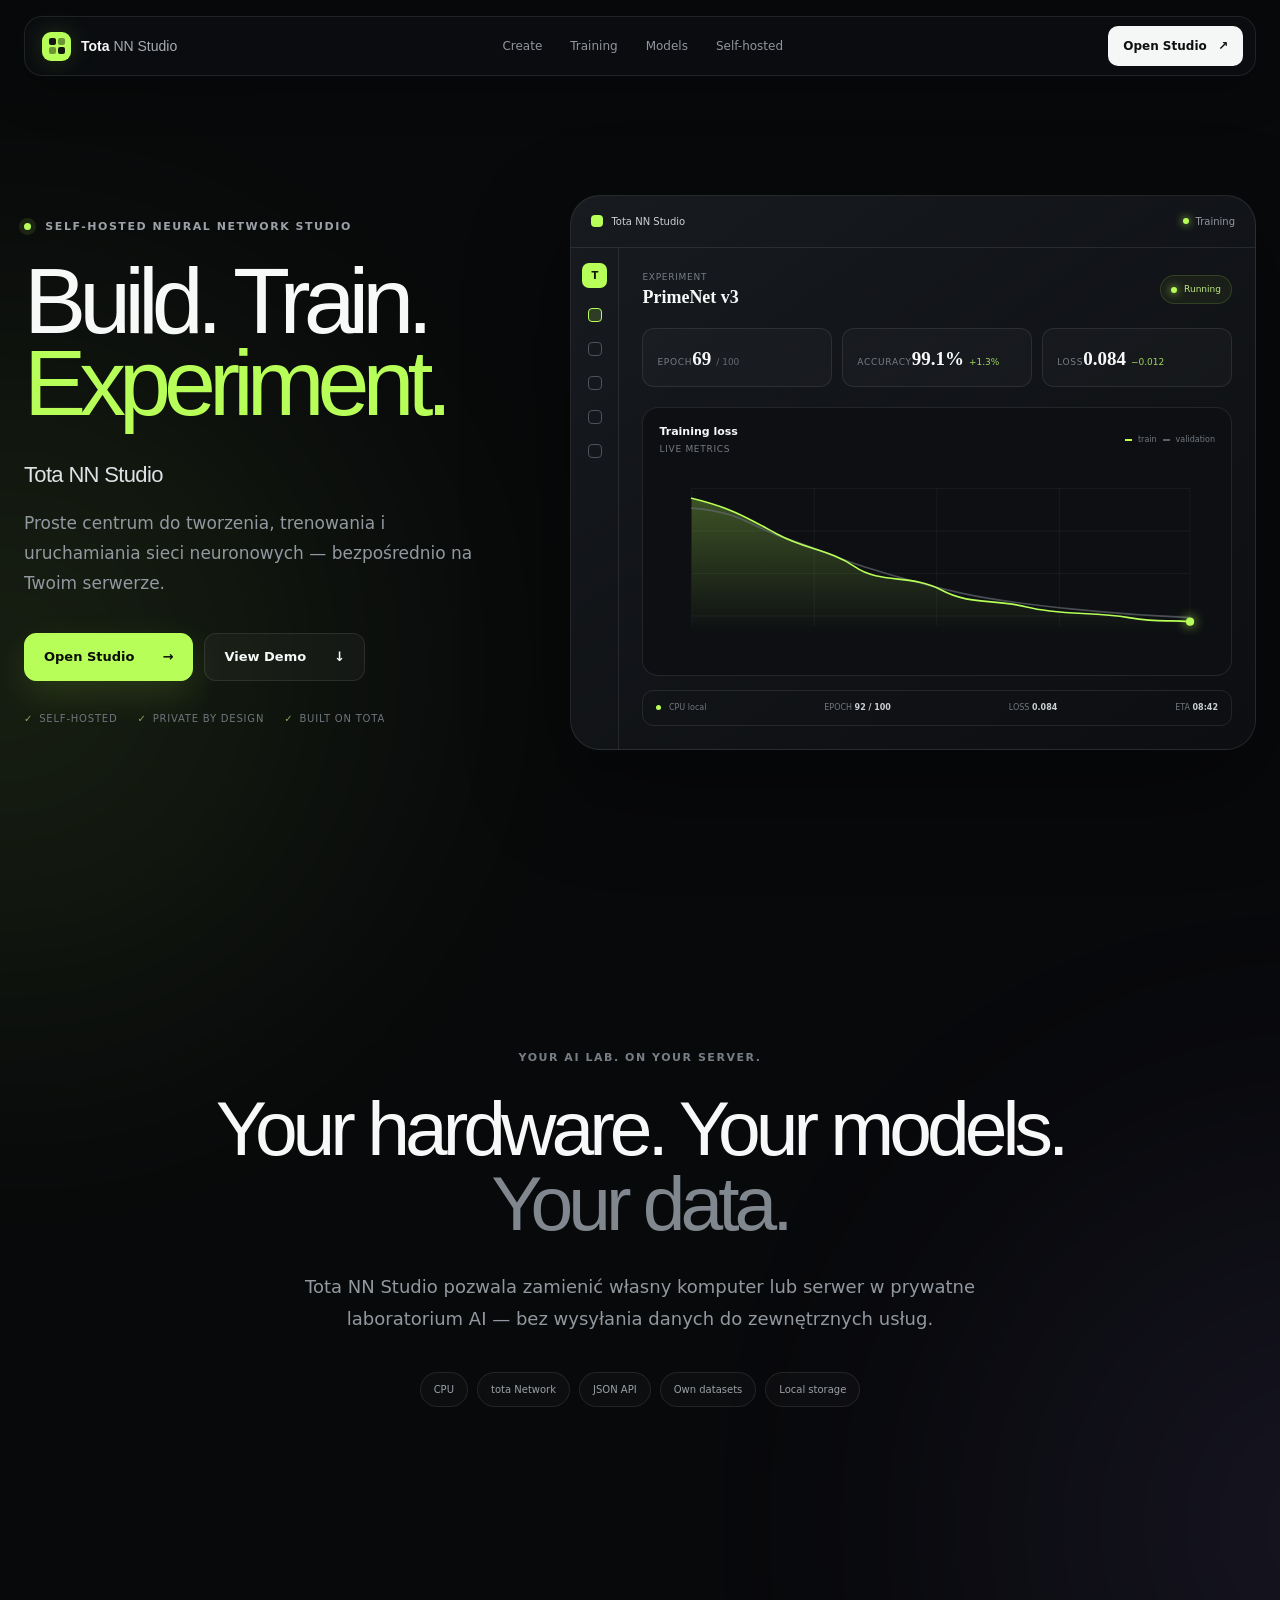
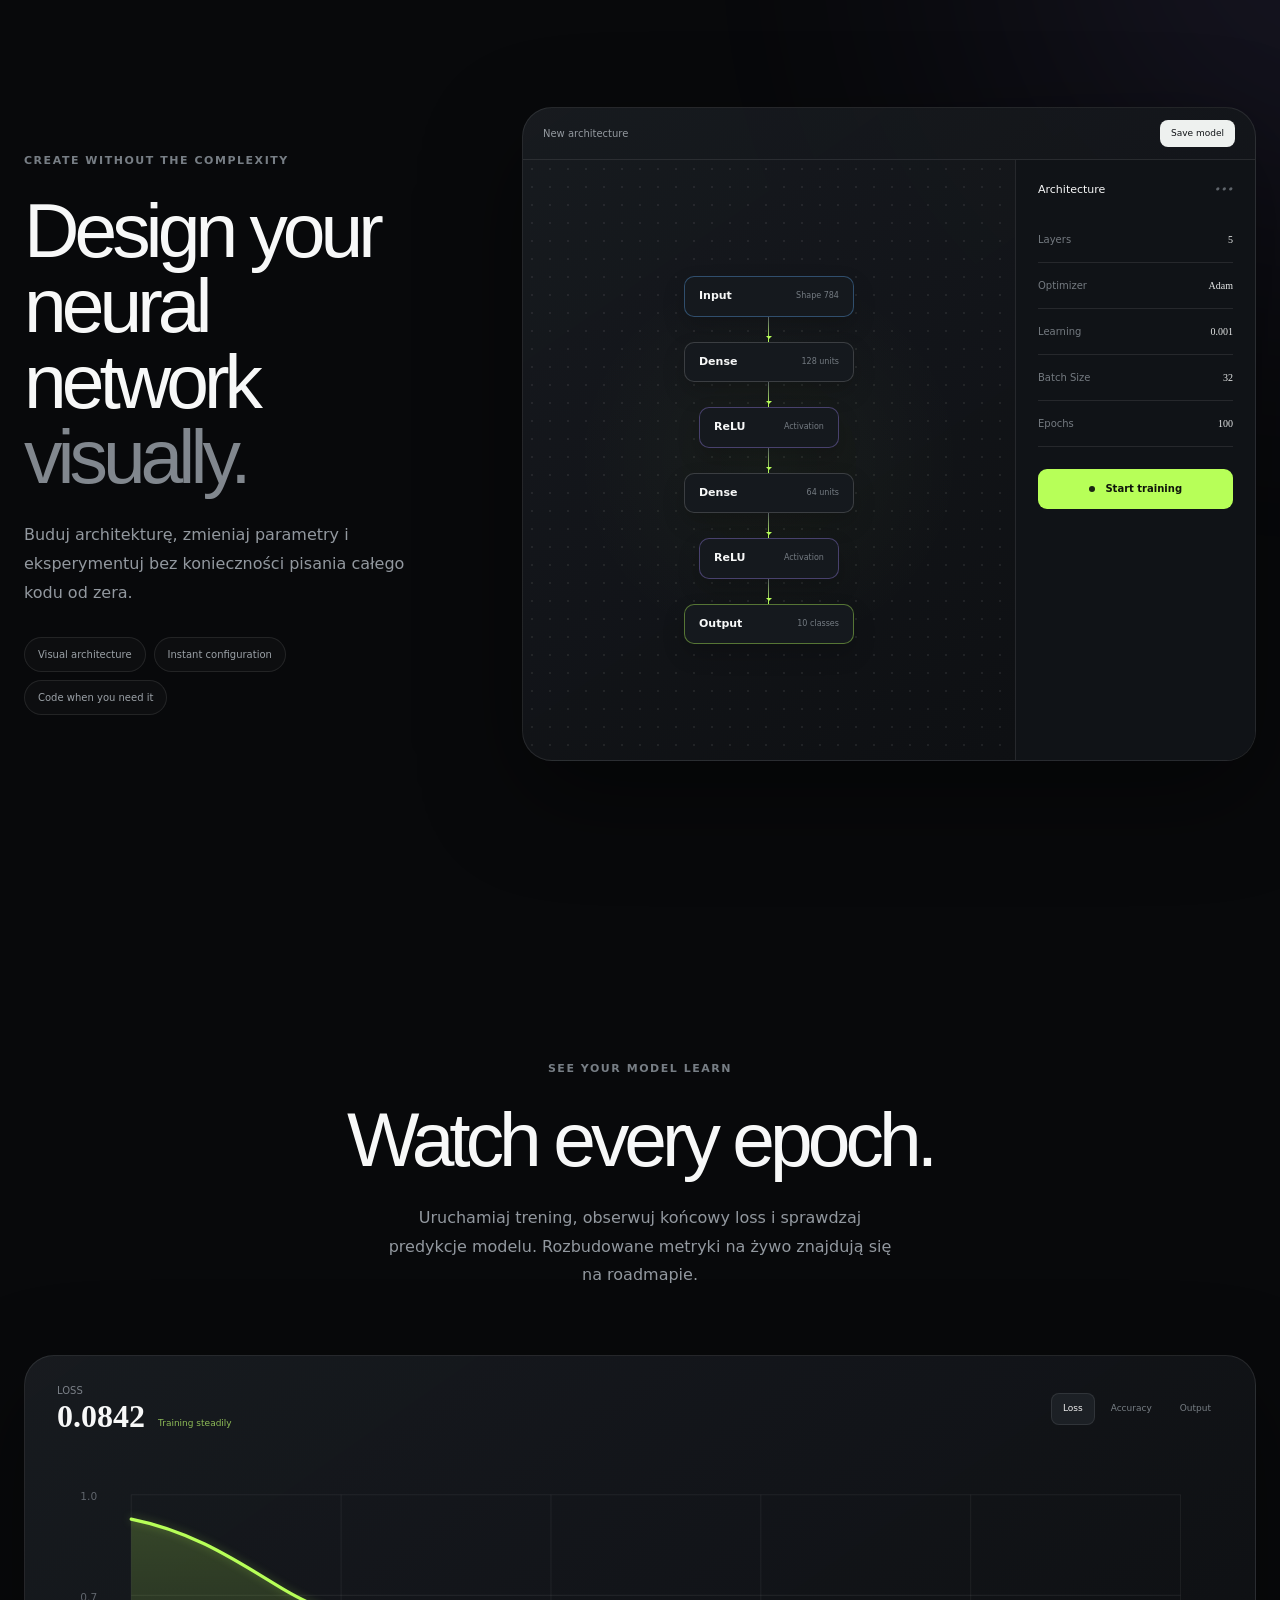
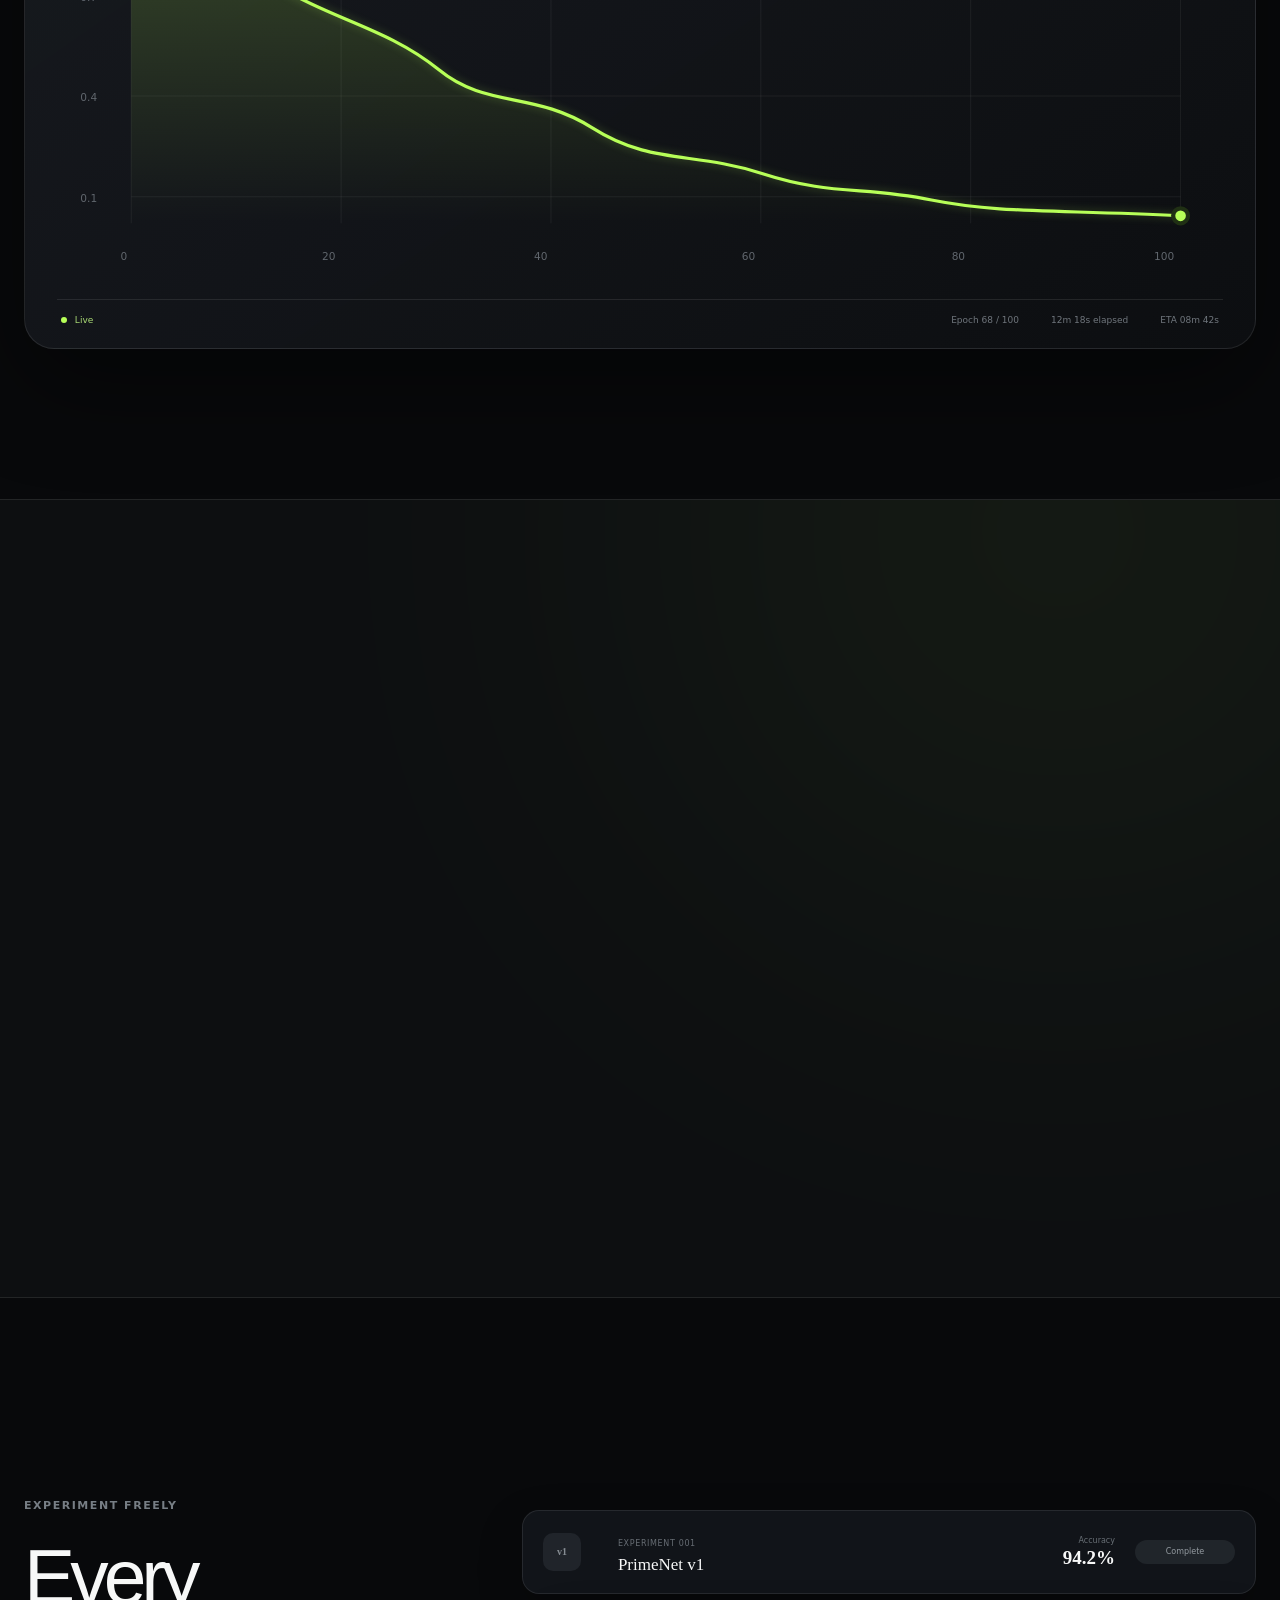
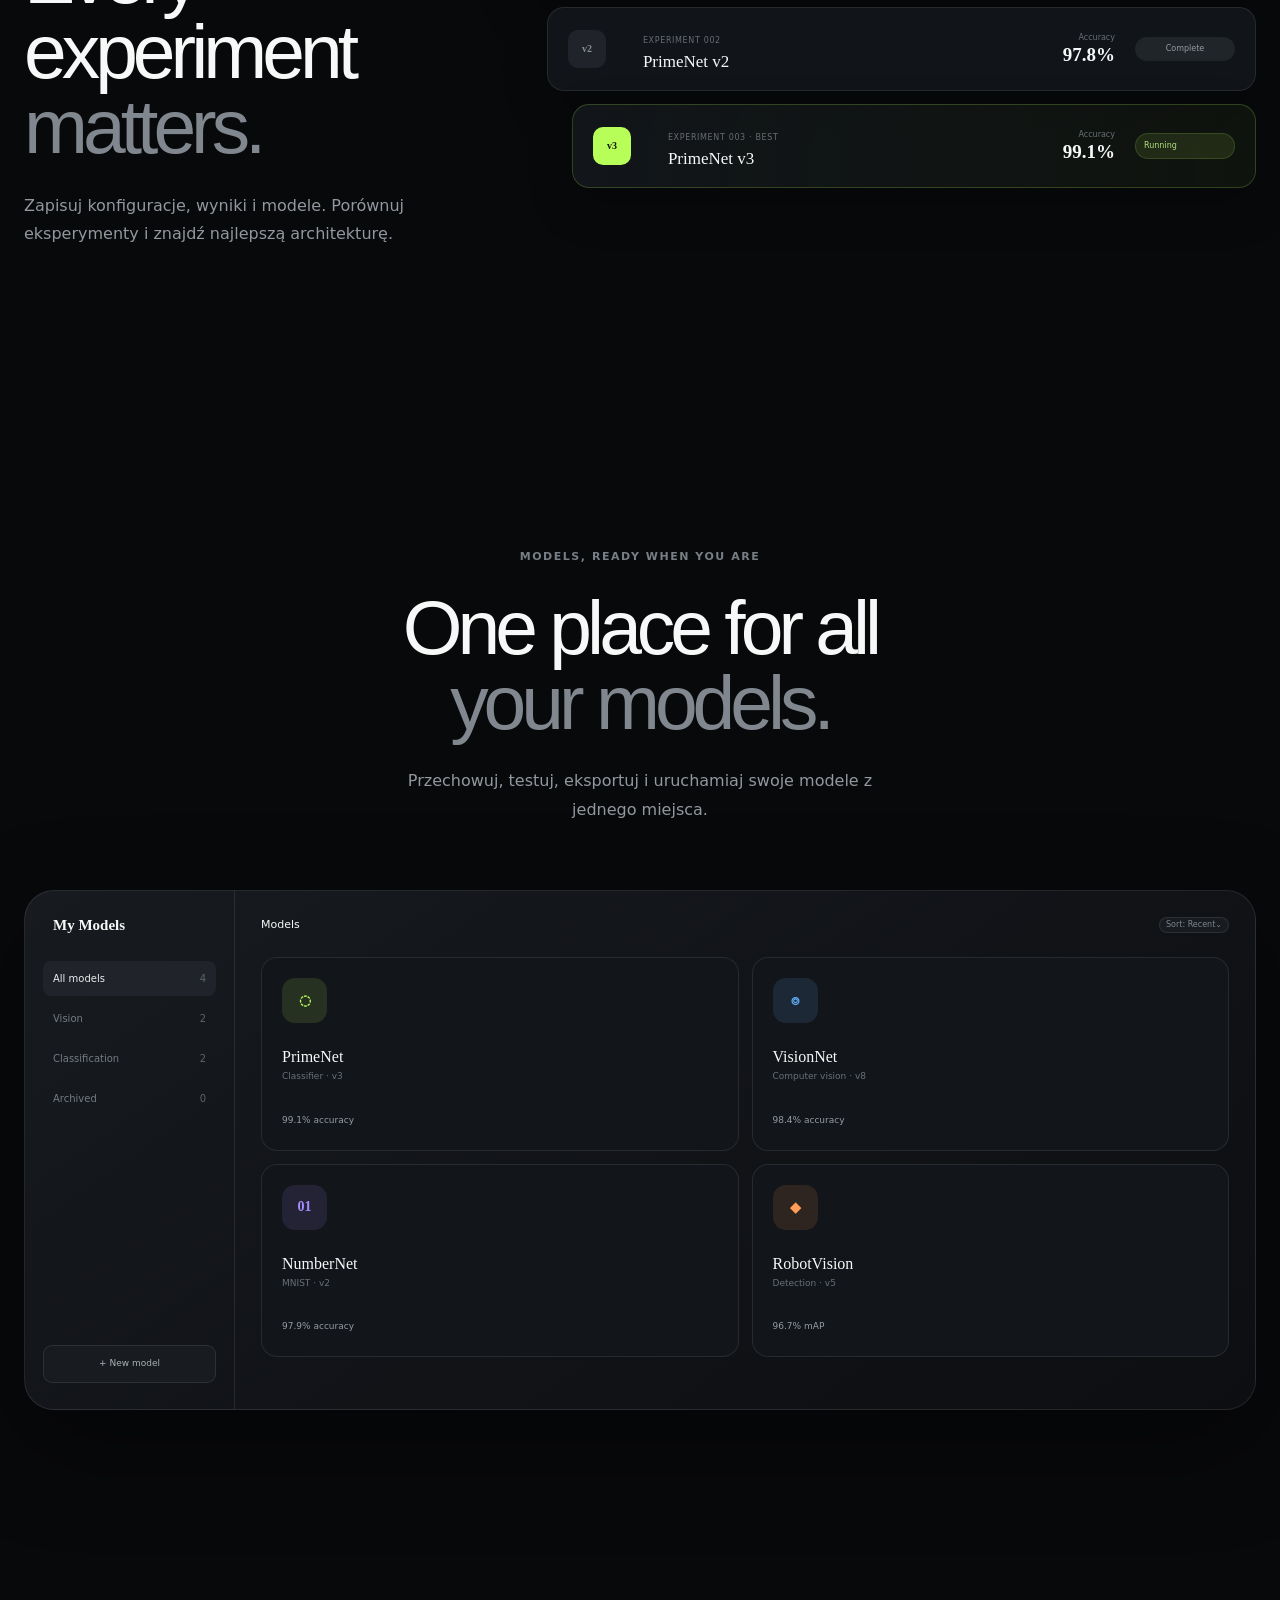
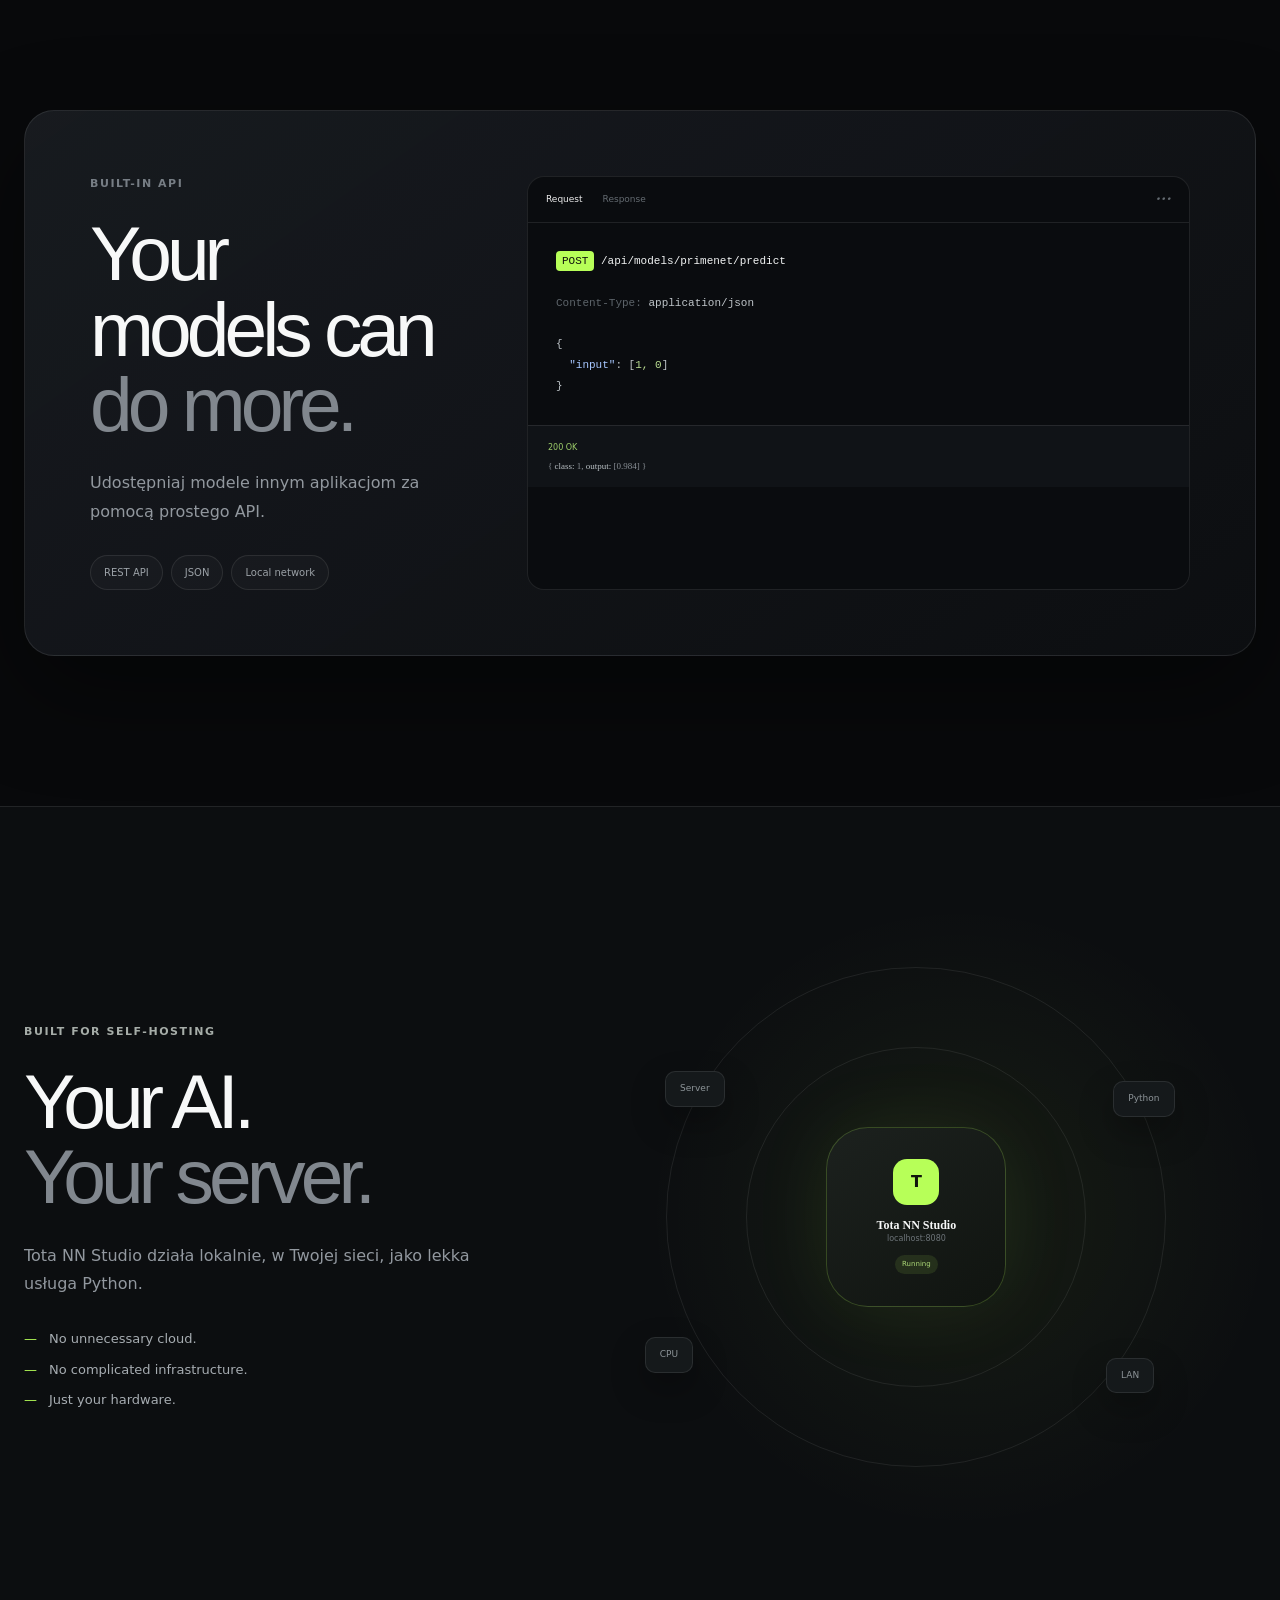
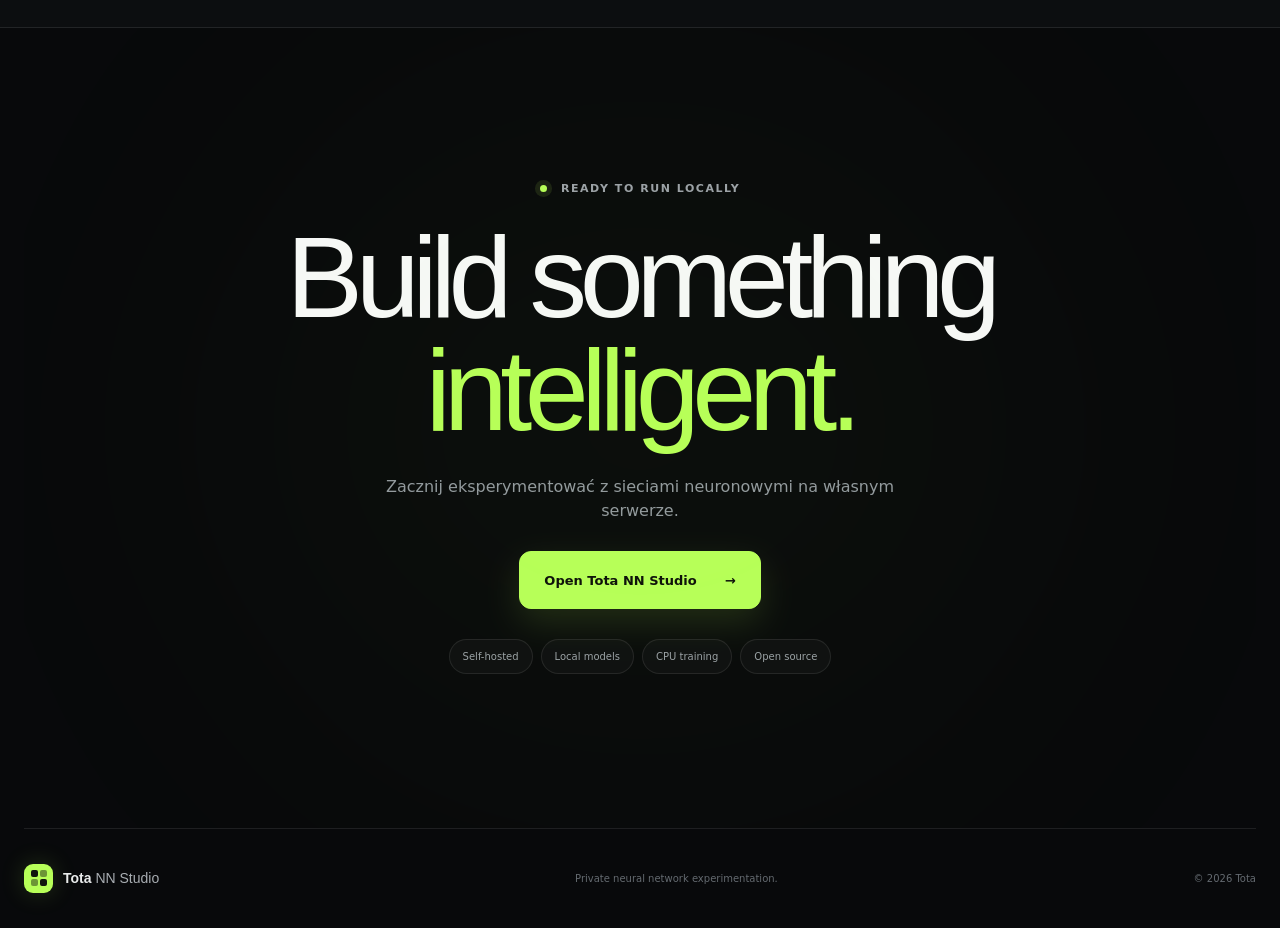
<file: totannstudio/marketing/index.html>
<!doctype html>
<html lang="pl" class="no-js">
<head>
  <meta charset="utf-8">
  <meta name="viewport" content="width=device-width, initial-scale=1">
  <meta name="description" content="Tota NN Studio — prywatne centrum do tworzenia, trenowania i uruchamiania sieci neuronowych na własnym serwerze.">
  <meta name="theme-color" content="#08090b">
  <title>Tota NN Studio — Your AI lab. On your server.</title>
  <link rel="stylesheet" href="style.css">
</head>
<body>
  <a class="skip-link" href="#main">Przejdź do treści</a>
  <div class="ambient ambient-a" aria-hidden="true"></div>
  <div class="ambient ambient-b" aria-hidden="true"></div>

  <header class="nav-wrap">
    <nav class="nav shell" aria-label="Główna nawigacja">
      <a class="brand" href="#top" aria-label="Tota NN Studio — strona główna">
        <span class="brand-mark" aria-hidden="true"><i></i><i></i><i></i><i></i></span>
        <span>Tota <b>NN Studio</b></span>
      </a>
      <div class="nav-links">
        <a href="#create">Create</a>
        <a href="#training">Training</a>
        <a href="#models">Models</a>
        <a href="#self-hosted">Self-hosted</a>
      </div>
      <a class="nav-cta" href="/studio/">Open Studio <span>↗</span></a>
    </nav>
  </header>

  <main id="main">
    <section class="hero shell" id="top">
      <div class="hero-copy reveal">
        <p class="micro"><span></span> Self-hosted neural network studio</p>
        <h1>Build. Train.<br><em>Experiment.</em></h1>
        <h2>Tota NN Studio</h2>
        <p class="lead">Proste centrum do tworzenia, trenowania i uruchamiania sieci neuronowych — bezpośrednio na Twoim serwerze.</p>
        <div class="actions">
          <a class="button primary" href="/studio/">Open Studio <span>→</span></a>
          <a class="button secondary" href="#create">View Demo <span>↓</span></a>
        </div>
        <div class="hero-notes"><span>Self-hosted</span><span>Private by design</span><span>Built on tota</span></div>
      </div>

      <div class="hero-product reveal" aria-label="Wizualizacja panelu Tota NN Studio">
        <div class="window-bar"><span class="window-brand"><b></b>Tota NN Studio</span><span class="window-status"><i></i> Training</span></div>
        <div class="app-layout">
          <aside class="app-sidebar" aria-hidden="true">
            <div class="side-logo">T</div><i class="active"></i><i></i><i></i><i></i><i></i>
          </aside>
          <div class="dashboard">
            <div class="dashboard-top"><div><span class="label">Experiment</span><strong>PrimeNet v3</strong></div><span class="running"><i></i> Running</span></div>
            <div class="metrics-row">
              <div><span>Epoch</span><b class="epoch-value">68</b><small>/ 100</small></div>
              <div><span>Accuracy</span><b>99.1%</b><small class="positive">+1.3%</small></div>
              <div><span>Loss</span><b>0.084</b><small class="positive">−0.012</small></div>
            </div>
            <div class="chart-panel">
              <div class="panel-heading"><div><strong>Training loss</strong><span>Live metrics</span></div><div class="legend"><i></i> train <i></i> validation</div></div>
              <svg class="training-chart" viewBox="0 0 680 230" role="img" aria-label="Animowany wykres spadku funkcji loss">
                <defs><linearGradient id="chart-fill" x1="0" y1="0" x2="0" y2="1"><stop offset="0" stop-color="#b7ff58" stop-opacity=".28"/><stop offset="1" stop-color="#b7ff58" stop-opacity="0"/></linearGradient></defs>
                <g class="grid-lines"><path d="M40 30H650M40 82H650M40 134H650M40 186H650"/><path d="M40 30V198M190 30V198M340 30V198M490 30V198M650 30V198"/></g>
                <path class="chart-area" d="M40 42 C90 54 110 67 145 86 S210 105 240 126 S310 135 345 154 S410 165 450 175 S530 181 575 188 S620 190 650 193 L650 208 L40 208 Z"/>
                <path class="chart-line secondary-line" d="M40 54 C100 58 115 78 155 91 S220 116 252 126 S325 148 370 158 S460 173 510 178 S600 186 650 188"/>
                <path class="chart-line main-line" d="M40 42 C90 54 110 67 145 86 S210 105 240 126 S310 135 345 154 S410 165 450 175 S530 181 575 188 S620 190 650 193"/>
                <circle class="live-point" cx="650" cy="193" r="5"/>
              </svg>
            </div>
            <div class="hardware-strip"><span><i class="gpu-dot"></i> CPU local</span><span>EPOCH <b>92 / 100</b></span><span>LOSS <b>0.084</b></span><span>ETA <b>08:42</b></span></div>
          </div>
        </div>
      </div>
    </section>

    <section class="statement shell section reveal">
      <p class="kicker">Your AI lab. On your server.</p>
      <h2>Your hardware. Your models.<br><span>Your data.</span></h2>
      <p class="wide-copy">Tota NN Studio pozwala zamienić własny komputer lub serwer w prywatne laboratorium AI — bez wysyłania danych do zewnętrznych usług.</p>
      <div class="capabilities" aria-label="Obsługiwane zasoby">
        <span>CPU</span><span>tota Network</span><span>JSON API</span><span>Own datasets</span><span>Local storage</span>
      </div>
    </section>

    <section class="section shell split-feature" id="create">
      <div class="section-copy reveal">
        <p class="kicker">Create without the complexity</p>
        <h2>Design your neural<br>network <span>visually.</span></h2>
        <p>Buduj architekturę, zmieniaj parametry i eksperymentuj bez konieczności pisania całego kodu od zera.</p>
        <div class="inline-points"><span>Visual architecture</span><span>Instant configuration</span><span>Code when you need it</span></div>
      </div>
      <div class="builder-card product-card reveal">
        <div class="card-bar"><span>New architecture</span><button type="button">Save model</button></div>
        <div class="builder-body">
          <div class="network-flow">
            <div class="node input-node"><span>Input</span><small>Shape 784</small></div><i></i>
            <div class="node"><span>Dense</span><small>128 units</small></div><i></i>
            <div class="node activation-node"><span>ReLU</span><small>Activation</small></div><i></i>
            <div class="node"><span>Dense</span><small>64 units</small></div><i></i>
            <div class="node activation-node"><span>ReLU</span><small>Activation</small></div><i></i>
            <div class="node output-node"><span>Output</span><small>10 classes</small></div>
          </div>
          <div class="config-panel">
            <div class="config-title"><span>Architecture</span><i>•••</i></div>
            <dl><div><dt>Layers</dt><dd>5</dd></div><div><dt>Optimizer</dt><dd>Adam</dd></div><div><dt>Learning</dt><dd>0.001</dd></div><div><dt>Batch Size</dt><dd>32</dd></div><div><dt>Epochs</dt><dd>100</dd></div></dl>
            <button type="button" class="train-button"><i></i> Start training</button>
          </div>
        </div>
      </div>
    </section>

    <section class="section shell training-section" id="training">
      <div class="center-copy reveal"><p class="kicker">See your model learn</p><h2>Watch every epoch.</h2><p>Uruchamiaj trening, obserwuj końcowy loss i sprawdzaj predykcje modelu. Rozbudowane metryki na żywo znajdują się na roadmapie.</p></div>
      <div class="large-chart-card product-card reveal">
        <div class="large-chart-top"><div><span>Loss</span><b>0.0842</b><small>Training steadily</small></div><div class="chart-controls"><button class="active">Loss</button><button>Accuracy</button><button>Output</button></div></div>
        <svg viewBox="0 0 1100 420" class="large-chart" role="img" aria-label="Wykres loss malejącego wraz z epokami">
          <defs><linearGradient id="big-fill" x1="0" y1="0" x2="0" y2="1"><stop offset="0" stop-color="#b7ff58" stop-opacity=".2"/><stop offset="1" stop-color="#b7ff58" stop-opacity="0"/></linearGradient></defs>
          <g class="big-grid"><path d="M70 45H1060M70 140H1060M70 235H1060M70 330H1060"/><path d="M70 45V355M268 45V355M466 45V355M664 45V355M862 45V355M1060 45V355"/></g>
          <g class="axis-labels"><text x="22" y="50">1.0</text><text x="22" y="145">0.7</text><text x="22" y="240">0.4</text><text x="22" y="335">0.1</text><text x="60" y="390">0</text><text x="250" y="390">20</text><text x="450" y="390">40</text><text x="646" y="390">60</text><text x="844" y="390">80</text><text x="1035" y="390">100</text></g>
          <path class="big-area" d="M70 68 C130 80 170 108 215 135 S315 173 360 210 S450 230 505 265 S600 287 665 308 S760 320 825 333 S945 342 1060 348 L1060 355 L70 355Z"/>
          <path class="big-line" d="M70 68 C130 80 170 108 215 135 S315 173 360 210 S450 230 505 265 S600 287 665 308 S760 320 825 333 S945 342 1060 348"/>
          <circle cx="1060" cy="348" r="7" class="big-point"/>
        </svg>
        <div class="chart-footer"><span><i></i> Live</span><span>Epoch 68 / 100</span><span>12m 18s elapsed</span><span>ETA 08m 42s</span></div>
      </div>
    </section>

    <section class="hardware-section section" id="hardware">
      <div class="shell hardware-grid">
        <div class="hardware-copy reveal"><p class="kicker light">Current engine · CPU</p><h2>Make your<br><span>hardware work.</span></h2><p>Klasyczne sieci Tota NN Studio wykorzystują dziś lokalny procesor. Obsługa GPU i CUDA znajduje się na roadmapie.</p><div class="secure-note"><i>✓</i><span><b>Local processing</b><small>Twoje dane nie opuszczają serwera.</small></span></div></div>
        <div class="server-visual reveal">
          <div class="server-top"><span>Compute node</span><span class="online"><i></i> Online</span></div>
          <div class="gpu-name"><small>CPU ENGINE</small><strong>tota Network</strong></div>
          <div class="gpu-load"><div class="gauge"><span>87<small>%</small></span></div><div><b>Training progress</b><small>Local execution mode</small></div></div>
          <div class="server-stats"><div><span>Epochs</span><b>3000</b><i class="load-76"></i></div><div><span>Parameters</span><b>17</b><i class="load-68"></i></div><div><span>Models</span><b>Local</b><i class="load-83"></i></div></div>
          <div class="server-rack"><i></i><i></i><i></i><i></i><span>••••••••••••</span><b></b><b></b></div>
        </div>
      </div>
    </section>

    <section class="section shell experiments-section">
      <div class="section-copy compact reveal"><p class="kicker">Experiment freely</p><h2>Every experiment<br><span>matters.</span></h2><p>Zapisuj konfiguracje, wyniki i modele. Porównuj eksperymenty i znajdź najlepszą architekturę.</p></div>
      <div class="experiment-stack reveal">
        <article class="experiment-card"><span class="version">v1</span><div><small>EXPERIMENT 001</small><h3>PrimeNet v1</h3></div><div class="accuracy"><span>Accuracy</span><b>94.2%</b></div><span class="badge complete">Complete</span></article>
        <article class="experiment-card"><span class="version">v2</span><div><small>EXPERIMENT 002</small><h3>PrimeNet v2</h3></div><div class="accuracy"><span>Accuracy</span><b>97.8%</b></div><span class="badge complete">Complete</span></article>
        <article class="experiment-card winner"><span class="version">v3</span><div><small>EXPERIMENT 003 · BEST</small><h3>PrimeNet v3</h3></div><div class="accuracy"><span>Accuracy</span><b>99.1%</b></div><span class="badge running">Running</span></article>
      </div>
    </section>

    <section class="section shell models-section" id="models">
      <div class="center-copy reveal"><p class="kicker">Models, ready when you are</p><h2>One place for all<br><span>your models.</span></h2><p>Przechowuj, testuj, eksportuj i uruchamiaj swoje modele z jednego miejsca.</p></div>
      <div class="models-window product-card reveal">
        <div class="models-sidebar"><b>My Models</b><a class="active">All models <span>4</span></a><a>Vision <span>2</span></a><a>Classification <span>2</span></a><a>Archived <span>0</span></a><button>+ New model</button></div>
        <div class="model-library"><div class="library-top"><span>Models</span><button>Sort: Recent⌄</button></div><div class="model-grid">
          <article><div class="model-icon brain">◌</div><h3>PrimeNet</h3><p>Classifier · v3</p><span>99.1% accuracy</span></article>
          <article><div class="model-icon vision">⌾</div><h3>VisionNet</h3><p>Computer vision · v8</p><span>98.4% accuracy</span></article>
          <article><div class="model-icon number">01</div><h3>NumberNet</h3><p>MNIST · v2</p><span>97.9% accuracy</span></article>
          <article><div class="model-icon robot">◆</div><h3>RobotVision</h3><p>Detection · v5</p><span>96.7% mAP</span></article>
        </div></div>
      </div>
    </section>

    <section class="section shell api-section">
      <div class="api-card product-card reveal">
        <div class="api-copy"><p class="kicker">Built-in API</p><h2>Your models can<br><span>do more.</span></h2><p>Udostępniaj modele innym aplikacjom za pomocą prostego API.</p><div class="api-tags"><span>REST API</span><span>JSON</span><span>Local network</span></div></div>
        <div class="code-window"><div class="code-tabs"><span class="active">Request</span><span>Response</span><i>•••</i></div><pre><code><span class="method">POST</span> <span class="route">/api/models/primenet/predict</span>

<span class="dim">Content-Type:</span> application/json

{
  <span class="key">"input"</span>: [<span class="string">1, 0</span>]
}</code></pre><div class="response"><span>200 OK</span><code>{ <b>class:</b> 1, <b>output:</b> [0.984] }</code></div></div>
      </div>
    </section>

    <section class="self-hosted section" id="self-hosted">
      <div class="shell self-grid">
        <div class="self-copy reveal"><p class="kicker light">Built for self-hosting</p><h2>Your AI.<br><span>Your server.</span></h2><p>Tota NN Studio działa lokalnie, w Twojej sieci, jako lekka usługa Python.</p><ul><li>No unnecessary cloud.</li><li>No complicated infrastructure.</li><li>Just your hardware.</li></ul></div>
        <div class="deploy-visual reveal"><div class="orbit orbit-one"></div><div class="orbit orbit-two"></div><div class="deploy-core"><span class="deploy-logo">T</span><b>Tota NN Studio</b><small>localhost:8080</small><i>Running</i></div><span class="device device-a">Server</span><span class="device device-b">Python</span><span class="device device-c">CPU</span><span class="device device-d">LAN</span></div>
      </div>
    </section>

    <section class="final-cta section shell" id="get-started">
      <div class="cta-glow" aria-hidden="true"></div>
      <div class="reveal"><p class="micro"><span></span> Ready to run locally</p><h2>Build something<br><em>intelligent.</em></h2><p>Zacznij eksperymentować z sieciami neuronowymi na własnym serwerze.</p><a class="button primary large" href="/studio/">Open Tota NN Studio <span>→</span></a><div class="footer-tags"><span>Self-hosted</span><span>Local models</span><span>CPU training</span><span>Open source</span></div></div>
    </section>
  </main>

  <footer class="footer shell"><a class="brand" href="#top"><span class="brand-mark"><i></i><i></i><i></i><i></i></span><span>Tota <b>NN Studio</b></span></a><p>Private neural network experimentation.</p><span>© 2026 Tota</span></footer>

  <script src="script.js"></script>
</body>
</html>
</file>
<file: totannstudio/marketing/style.css>
:root{--bg:#08090b;--surface:#101216;--surface-2:#15181d;--line:rgba(255,255,255,.09);--line-strong:rgba(255,255,255,.16);--text:#f7f8f8;--muted:#92989f;--lime:#b7ff58;--lime-2:#79d92f;--purple:#a68cff;--orange:#ff9c55;--blue:#63b3ff;--radius:30px;--shadow:0 35px 100px rgba(0,0,0,.45)}
*{box-sizing:border-box}html{scroll-behavior:smooth}body{margin:0;overflow-x:hidden;background:var(--bg);color:var(--text);font-family:DM Sans,system-ui,sans-serif;line-height:1.5}body::selection{background:var(--lime);color:#0a0d08}a{color:inherit;text-decoration:none}button{font:inherit}.shell{width:min(1240px,calc(100% - 48px));margin-inline:auto}.section{padding-top:150px;padding-bottom:150px}.skip-link{position:fixed;left:20px;top:-60px;z-index:100;padding:10px 14px;border-radius:10px;background:var(--lime);color:#080b07;font-weight:700;transition:top .2s}.skip-link:focus{top:18px}.ambient{position:fixed;z-index:-2;width:650px;height:650px;border-radius:50%;filter:blur(160px);opacity:.1;pointer-events:none}.ambient-a{left:-320px;top:340px;background:var(--lime)}.ambient-b{right:-380px;top:1200px;background:var(--purple)}

.nav-wrap{position:fixed;z-index:50;top:0;width:100%;padding:16px 0}.nav{height:60px;display:flex;align-items:center;gap:34px;padding:0 12px 0 17px;border:1px solid var(--line);border-radius:18px;background:rgba(13,15,18,.72);box-shadow:0 12px 45px rgba(0,0,0,.28);backdrop-filter:blur(22px)}.brand{display:flex;align-items:center;gap:10px;white-space:nowrap;font-family:Manrope,sans-serif;font-size:14px;font-weight:700}.brand b{font-weight:500;color:#a8adb2}.brand-mark{position:relative;display:grid;grid-template-columns:repeat(2,7px);grid-template-rows:repeat(2,7px);gap:2px;width:29px;height:29px;place-content:center;border-radius:9px;background:var(--lime);box-shadow:0 0 24px rgba(183,255,88,.17)}.brand-mark i{display:block;border-radius:2px;background:#11150e}.brand-mark i:nth-child(2),.brand-mark i:nth-child(3){opacity:.45}.nav-links{display:flex;align-items:center;gap:28px;margin:auto;color:#91969d;font-size:12px}.nav-links a{transition:color .2s}.nav-links a:hover{color:#fff}.nav-cta{padding:11px 15px;border-radius:10px;background:#f5f7f6;color:#0c0e10;font-size:12px;font-weight:700}.nav-cta span{margin-left:7px}

.hero{min-height:100vh;display:grid;grid-template-columns:.82fr 1.18fr;align-items:center;gap:70px;padding-top:135px;padding-bottom:90px}.micro,.kicker{margin:0 0 24px;color:#9ca1a8;font-size:11px;font-weight:600;letter-spacing:.14em;text-transform:uppercase}.micro span{display:inline-block;width:7px;height:7px;margin-right:9px;border-radius:50%;background:var(--lime);box-shadow:0 0 0 5px rgba(183,255,88,.1)}.hero h1{margin:0;font-family:Manrope,sans-serif;font-size:clamp(4rem,7.3vw,7.6rem);font-weight:500;line-height:.88;letter-spacing:-.075em}.hero h1 em,.final-cta h2 em{color:var(--lime);font-style:normal}.hero h2{margin:34px 0 0;color:#dfe2e4;font-family:Manrope,sans-serif;font-size:22px;font-weight:500;letter-spacing:-.03em}.lead{max-width:560px;margin:18px 0 0;color:var(--muted);font-size:17px;line-height:1.75}.actions{display:flex;gap:11px;margin-top:34px}.button{min-height:48px;display:inline-flex;align-items:center;justify-content:center;gap:28px;padding:0 19px;border:1px solid var(--line);border-radius:12px;font-size:13px;font-weight:700;transition:transform .25s,box-shadow .25s,background .25s}.button:hover{transform:translateY(-2px)}.button.primary{border-color:var(--lime);background:var(--lime);color:#0b0e09;box-shadow:0 13px 35px rgba(183,255,88,.13)}.button.secondary{background:rgba(255,255,255,.035)}.hero-notes{display:flex;gap:20px;margin-top:30px;color:#6f757c;font-size:10px;text-transform:uppercase;letter-spacing:.08em}.hero-notes span::before{content:'✓';margin-right:6px;color:#8aa966}

.hero-product,.product-card{border:1px solid var(--line);border-radius:var(--radius);background:linear-gradient(145deg,rgba(26,29,34,.88),rgba(13,15,18,.94));box-shadow:var(--shadow);overflow:hidden}.hero-product{transform:perspective(1400px) rotateY(-4deg) rotateX(2deg);transform-origin:left center}.window-bar,.card-bar{height:52px;display:flex;align-items:center;justify-content:space-between;padding:0 20px;border-bottom:1px solid var(--line);color:#93999f;font-size:10px}.window-brand{display:flex;align-items:center;gap:8px;color:#cdd0d3}.window-brand b{width:12px;height:12px;border-radius:4px;background:var(--lime)}.window-status,.online,.running{display:flex;align-items:center;gap:7px}.window-status i,.online i,.running i{width:6px;height:6px;border-radius:50%;background:var(--lime);box-shadow:0 0 8px var(--lime)}.app-layout{min-height:500px;display:grid;grid-template-columns:48px 1fr}.app-sidebar{display:flex;flex-direction:column;align-items:center;gap:20px;padding-top:15px;border-right:1px solid var(--line)}.side-logo{width:25px;height:25px;display:grid;place-items:center;border-radius:7px;background:var(--lime);color:#10150c;font-size:10px;font-weight:800}.app-sidebar i{width:14px;height:14px;border:1px solid #4d5359;border-radius:4px}.app-sidebar i.active{border-color:var(--lime);background:rgba(183,255,88,.16)}.dashboard{padding:23px}.dashboard-top{display:flex;align-items:center;justify-content:space-between}.dashboard-top>div{display:grid;gap:3px}.label,.metrics-row span,.panel-heading span{color:#777d84;font-size:9px;text-transform:uppercase;letter-spacing:.08em}.dashboard-top strong{font:600 18px Manrope}.running{padding:7px 10px;border:1px solid rgba(183,255,88,.15);border-radius:999px;background:rgba(183,255,88,.05);color:#bfe981;font-size:9px}.metrics-row{display:grid;grid-template-columns:repeat(3,1fr);gap:10px;margin:20px 0}.metrics-row>div{padding:14px;border:1px solid var(--line);border-radius:12px;background:rgba(255,255,255,.025)}.metrics-row b{display:inline-block;margin:5px 5px 0 0;font:600 19px Manrope}.metrics-row small{color:#656b72;font-size:9px}.metrics-row .positive{color:#9ed75e}.chart-panel{padding:16px;border:1px solid var(--line);border-radius:16px;background:#0d0f12}.panel-heading{display:flex;justify-content:space-between}.panel-heading>div:first-child{display:grid;gap:2px}.panel-heading strong{font-size:11px}.legend{display:flex;align-items:center;gap:6px;color:#737980;font-size:8px}.legend i{width:7px;height:2px;background:var(--lime)}.legend i:nth-child(2){background:#59606a}.training-chart{width:100%;margin-top:8px}.grid-lines path,.big-grid path{fill:none;stroke:rgba(255,255,255,.06);stroke-width:1}.chart-area{fill:url(#chart-fill)}.chart-line{fill:none;stroke-width:2;stroke-linecap:round}.main-line{stroke:var(--lime);stroke-dasharray:900;stroke-dashoffset:900;animation:draw-line 3s ease forwards}.secondary-line{stroke:#616870;opacity:.7}.live-point{fill:var(--lime);filter:drop-shadow(0 0 7px var(--lime));animation:pulse-point 1.8s infinite}.hardware-strip{display:flex;justify-content:space-between;margin-top:14px;padding:11px 13px;border:1px solid var(--line);border-radius:11px;color:#71777e;font-size:8px}.hardware-strip b{color:#cdd0d2}.gpu-dot{display:inline-block;width:5px;height:5px;margin-right:5px;border-radius:50%;background:var(--lime)}

.kicker{color:#777e85}.kicker.light{color:#a6ada8}.statement{text-align:center}.statement h2,.section-copy h2,.center-copy h2,.hardware-copy h2,.self-copy h2,.api-copy h2,.final-cta h2{margin:0;font:500 clamp(3.1rem,6vw,6.5rem)/.98 Manrope,sans-serif;letter-spacing:-.065em}.statement h2 span,.section-copy h2 span,.center-copy h2 span,.hardware-copy h2 span,.self-copy h2 span,.api-copy h2 span{color:#81878e}.wide-copy{max-width:680px;margin:30px auto 0;color:var(--muted);font-size:18px;line-height:1.75}.capabilities{display:flex;flex-wrap:wrap;justify-content:center;gap:9px;margin-top:38px}.capabilities span,.inline-points span,.api-tags span,.footer-tags span{padding:9px 13px;border:1px solid var(--line);border-radius:999px;background:rgba(255,255,255,.025);color:#9ba1a7;font-size:10px}

.split-feature,.experiments-section{display:grid;grid-template-columns:.72fr 1.28fr;align-items:center;gap:85px}.section-copy>p:not(.kicker),.center-copy>p:not(.kicker),.hardware-copy>p:not(.kicker),.self-copy>p:not(.kicker),.api-copy>p:not(.kicker){max-width:510px;margin:27px 0 0;color:var(--muted);font-size:16px;line-height:1.8}.inline-points{display:flex;flex-wrap:wrap;gap:8px;margin-top:30px}.card-bar button{padding:7px 11px;border:0;border-radius:8px;background:#eef1ef;color:#111417;font-size:9px}.builder-body{min-height:600px;display:grid;grid-template-columns:1fr 240px}.network-flow{display:flex;flex-direction:column;align-items:center;justify-content:center;padding:35px;background:radial-gradient(circle,rgba(183,255,88,.04),transparent 50%),radial-gradient(rgba(255,255,255,.07) 1px,transparent 1px);background-size:auto,18px 18px}.node{width:170px;display:flex;justify-content:space-between;align-items:center;padding:11px 14px;border:1px solid var(--line-strong);border-radius:10px;background:#15191e;box-shadow:0 10px 22px rgba(0,0,0,.18)}.node span{font-size:11px;font-weight:600}.node small{color:#747b82;font-size:8px}.node.input-node{border-color:rgba(99,179,255,.35)}.node.activation-node{width:140px;border-color:rgba(166,140,255,.35)}.node.output-node{border-color:rgba(183,255,88,.4)}.network-flow>i{height:25px;width:1px;background:linear-gradient(#565d63,var(--lime));position:relative}.network-flow>i::after{content:'';position:absolute;left:-2px;bottom:0;border:3px solid transparent;border-top-color:var(--lime)}.config-panel{padding:22px;border-left:1px solid var(--line);background:#101317}.config-title{display:flex;justify-content:space-between;margin-bottom:18px;font-size:11px}.config-title i{color:#5f656b}.config-panel dl{margin:0}.config-panel dl div{display:flex;align-items:center;justify-content:space-between;padding:15px 0;border-bottom:1px solid var(--line);font-size:10px}.config-panel dt{color:#747a80}.config-panel dd{margin:0;color:#e7e9e9;font-family:Manrope}.train-button{width:100%;height:40px;margin-top:22px;border:0;border-radius:9px;background:var(--lime);color:#0f140b;font-size:10px;font-weight:700}.train-button i{display:inline-block;width:6px;height:6px;margin-right:7px;border-radius:50%;background:#1a2413}

.center-copy{max-width:800px;margin:0 auto 65px;text-align:center}.center-copy>p:not(.kicker){margin-inline:auto}.large-chart-card{padding:27px 32px 20px}.large-chart-top{display:flex;justify-content:space-between}.large-chart-top>div:first-child{display:grid;grid-template-columns:auto auto;align-items:end;column-gap:13px}.large-chart-top span{grid-column:1/-1;color:#7b8188;font-size:10px;text-transform:uppercase}.large-chart-top b{font:600 32px Manrope}.large-chart-top small{padding-bottom:5px;color:#8ebc58;font-size:9px}.chart-controls{display:flex;gap:4px;align-items:center}.chart-controls button{padding:8px 11px;border:1px solid transparent;border-radius:8px;background:transparent;color:#777e84;font-size:9px}.chart-controls button.active{border-color:var(--line);background:#1c2025;color:#eee}.large-chart{width:100%;margin-top:12px}.axis-labels text{fill:#60666d;font-size:10px}.big-area{fill:url(#big-fill)}.big-line{fill:none;stroke:var(--lime);stroke-width:3;stroke-linecap:round;filter:drop-shadow(0 0 4px rgba(183,255,88,.3))}.big-point{fill:var(--lime);stroke:#203014;stroke-width:4}.chart-footer{display:flex;justify-content:flex-end;gap:32px;padding:14px 4px 0;border-top:1px solid var(--line);color:#70767d;font-size:9px}.chart-footer span:first-child{margin-right:auto;color:#a9d975}.chart-footer i{display:inline-block;width:6px;height:6px;margin-right:5px;border-radius:50%;background:var(--lime)}

.hardware-section,.self-hosted{position:relative;background:#0d0f11;border-block:1px solid var(--line);overflow:hidden}.hardware-section::before{content:'';position:absolute;right:-10%;top:-40%;width:700px;height:700px;border-radius:50%;background:var(--lime);filter:blur(220px);opacity:.07}.hardware-grid,.self-grid{display:grid;grid-template-columns:.8fr 1.2fr;align-items:center;gap:100px}.secure-note{display:flex;gap:13px;margin-top:34px}.secure-note>i{width:30px;height:30px;display:grid;place-items:center;border:1px solid rgba(183,255,88,.2);border-radius:50%;color:var(--lime);font-style:normal;font-size:11px}.secure-note span{display:grid}.secure-note b{font-size:11px}.secure-note small{color:#747a80;font-size:10px}.server-visual{padding:28px;border:1px solid var(--line);border-radius:28px;background:linear-gradient(145deg,#181b1f,#101216);box-shadow:var(--shadow)}.server-top{display:flex;justify-content:space-between;color:#7d8389;font-size:10px}.online{color:#a9d77a}.gpu-name{display:grid;margin:38px 0}.gpu-name small{color:#656b71;font-size:9px;text-transform:uppercase}.gpu-name strong{font:500 28px Manrope}.gpu-load{display:flex;align-items:center;gap:20px;padding:22px;border:1px solid var(--line);border-radius:18px;background:#0e1013}.gauge{width:76px;height:76px;display:grid;place-items:center;border-radius:50%;background:conic-gradient(var(--lime) 0 87%,#272b30 87% 100%);position:relative}.gauge::after{content:'';position:absolute;inset:7px;border-radius:50%;background:#101317}.gauge span{z-index:1;font:600 21px Manrope}.gauge small{font-size:10px}.gpu-load>div:last-child{display:grid}.gpu-load b{font-size:12px}.gpu-load small{color:#71777e;font-size:9px}.server-stats{display:grid;grid-template-columns:repeat(3,1fr);gap:10px;margin-top:12px}.server-stats>div{padding:14px;border:1px solid var(--line);border-radius:13px}.server-stats span{display:block;color:#686e74;font-size:8px;text-transform:uppercase}.server-stats b{font:500 17px Manrope}.server-stats b small{color:#696f75;font-size:8px}.server-stats i{display:block;width:100%;height:3px;margin-top:10px;border-radius:10px;background:linear-gradient(90deg,var(--lime) var(--load),#2a2e33 var(--load));}.server-stats .load-76{--load:76%}.server-stats .load-68{--load:68%}.server-stats .load-83{--load:83%}.server-rack{height:70px;display:flex;align-items:center;gap:5px;margin-top:20px;padding:0 20px;border:1px solid #34393e;border-radius:10px;background:linear-gradient(#1e2226,#121518);box-shadow:inset 0 0 20px rgba(0,0,0,.4)}.server-rack i{width:7px;height:7px;border-radius:50%;background:#3a4045}.server-rack i:first-child{background:var(--lime);box-shadow:0 0 8px var(--lime)}.server-rack span{margin:auto;color:#383e42;font-size:10px;letter-spacing:7px}.server-rack b{width:18px;height:18px;border-radius:3px;background:#2c3135}

.section-copy.compact{align-self:start;padding-top:50px}.experiment-stack{display:grid;gap:13px}.experiment-card{display:grid;grid-template-columns:55px 1fr auto 100px;align-items:center;gap:20px;padding:18px 20px;border:1px solid var(--line);border-radius:17px;background:#111419;box-shadow:0 18px 45px rgba(0,0,0,.22);transition:transform .25s,border-color .25s}.experiment-card:hover{transform:translateX(-5px);border-color:var(--line-strong)}.experiment-card:nth-child(2){margin-left:25px}.experiment-card:nth-child(3){margin-left:50px}.version{width:38px;height:38px;display:grid;place-items:center;border-radius:10px;background:#20242a;color:#858c92;font:600 10px Manrope}.experiment-card small{color:#676d74;font-size:8px;letter-spacing:.08em}.experiment-card h3{margin:2px 0 0;font:500 17px Manrope}.accuracy{display:grid;text-align:right}.accuracy span{color:#686f75;font-size:8px}.accuracy b{font:600 19px Manrope}.badge{padding:6px 8px;border-radius:999px;text-align:center;font-size:8px}.badge.complete{background:#20252a;color:#949ba1}.badge.running{background:rgba(183,255,88,.1);color:#b2df80}.experiment-card.winner{border-color:rgba(183,255,88,.2);background:linear-gradient(90deg,#12161a,rgba(183,255,88,.045))}.winner .version{background:var(--lime);color:#12170e}

.models-window{display:grid;grid-template-columns:210px 1fr;min-height:520px}.models-sidebar{display:flex;flex-direction:column;gap:5px;padding:26px 18px;border-right:1px solid var(--line)}.models-sidebar>b{margin:0 10px 22px;font:600 15px Manrope}.models-sidebar a{display:flex;justify-content:space-between;padding:10px;border-radius:8px;color:#747b81;font-size:10px}.models-sidebar a.active{background:#20242a;color:#e9ebec}.models-sidebar a span{color:#5d646a}.models-sidebar button{margin-top:auto;padding:11px;border:1px solid var(--line);border-radius:9px;background:#181c20;color:#abb0b5;font-size:9px}.model-library{padding:26px}.library-top{display:flex;justify-content:space-between;margin-bottom:24px;font-size:11px}.library-top button{border:1px solid var(--line);border-radius:8px;background:#181c20;color:#7d848a;font-size:8px}.model-grid{display:grid;grid-template-columns:repeat(2,1fr);gap:13px}.model-grid article{padding:20px;border:1px solid var(--line);border-radius:16px;background:#121519}.model-icon{width:45px;height:45px;display:grid;place-items:center;margin-bottom:25px;border-radius:13px;font:600 14px Manrope}.model-icon.brain{background:rgba(183,255,88,.12);color:var(--lime)}.model-icon.vision{background:rgba(99,179,255,.12);color:var(--blue)}.model-icon.number{background:rgba(166,140,255,.12);color:var(--purple)}.model-icon.robot{background:rgba(255,156,85,.12);color:var(--orange)}.model-grid h3{margin:0;font:500 16px Manrope}.model-grid p{margin:4px 0 22px;color:#687077;font-size:9px}.model-grid article>span{color:#969da3;font-size:9px}

.api-card{display:grid;grid-template-columns:.7fr 1.3fr;gap:80px;padding:65px}.api-tags{display:flex;flex-wrap:wrap;gap:8px;margin-top:28px}.code-window{border:1px solid var(--line);border-radius:17px;background:#0a0c0f;overflow:hidden}.code-tabs{height:46px;display:flex;align-items:center;gap:20px;padding:0 18px;border-bottom:1px solid var(--line);color:#646b71;font-size:9px}.code-tabs span.active{color:#eee}.code-tabs i{margin-left:auto}.code-window pre{margin:0;padding:28px;overflow:auto;color:#bfc5c9;font:11px/1.9 ui-monospace,SFMono-Regular,monospace}.method{color:#10140d;background:var(--lime);padding:4px 6px;border-radius:4px}.route{color:#f2f4f4}.dim{color:#5d646a}.key{color:#a7c7ff}.string{color:#badd92}.response{display:grid;gap:7px;padding:16px 20px;border-top:1px solid var(--line);background:#101317}.response>span{color:#9fd06b;font-size:8px}.response code{color:#898f95;font:9px ui-monospace}.response b{color:#b9c0c4;font-weight:400}

.self-hosted{background:radial-gradient(circle at 75% 50%,rgba(183,255,88,.06),transparent 30%),#0c0e10}.self-copy ul{display:grid;gap:11px;margin:30px 0 0;padding:0;list-style:none;color:#a7adb2;font-size:13px}.self-copy li::before{content:'—';margin-right:12px;color:var(--lime)}.deploy-visual{height:520px;position:relative;display:grid;place-items:center}.orbit{position:absolute;border:1px solid rgba(255,255,255,.08);border-radius:50%}.orbit-one{width:340px;height:340px}.orbit-two{width:500px;height:500px}.deploy-core{z-index:2;width:180px;height:180px;display:flex;flex-direction:column;align-items:center;justify-content:center;border:1px solid rgba(183,255,88,.22);border-radius:42px;background:linear-gradient(145deg,#1c211e,#101410);box-shadow:0 0 80px rgba(183,255,88,.08)}.deploy-logo{width:46px;height:46px;display:grid;place-items:center;margin-bottom:13px;border-radius:14px;background:var(--lime);color:#10150c;font-weight:800}.deploy-core b{font:600 12px Manrope}.deploy-core small{color:#6d7479;font-size:8px}.deploy-core i{margin-top:10px;padding:4px 7px;border-radius:99px;background:rgba(183,255,88,.1);color:#add978;font-size:7px;font-style:normal}.device{position:absolute;padding:10px 14px;border:1px solid var(--line);border-radius:10px;background:#15191b;color:#8d9498;font-size:9px;box-shadow:0 15px 35px rgba(0,0,0,.3)}.device-a{left:13%;top:22%}.device-b{right:12%;top:24%}.device-c{left:10%;bottom:20%}.device-d{right:15%;bottom:16%}

.final-cta{position:relative;min-height:800px;display:grid;place-items:center;text-align:center;overflow:hidden}.final-cta h2{font-size:clamp(4.5rem,9vw,9.5rem)}.final-cta p:not(.micro){max-width:560px;margin:28px auto;color:var(--muted);font-size:16px}.button.large{min-height:58px;padding:0 24px}.footer-tags{display:flex;justify-content:center;flex-wrap:wrap;gap:8px;margin-top:30px}.cta-glow{position:absolute;width:700px;height:380px;border-radius:50%;background:var(--lime);filter:blur(230px);opacity:.08}.footer{min-height:100px;display:flex;align-items:center;justify-content:space-between;border-top:1px solid var(--line);color:#646a70;font-size:10px}.footer .brand{color:#e9ebec}.footer p{margin:0}

.reveal{opacity:1;transform:none}.js .reveal{opacity:0;transform:translateY(28px);transition:opacity .8s ease,transform .8s cubic-bezier(.2,.75,.3,1)}.js .reveal.visible{opacity:1;transform:none}@keyframes draw-line{to{stroke-dashoffset:0}}@keyframes pulse-point{50%{r:8;opacity:.5}}

@media(max-width:1050px){.nav-links{display:none}.nav-cta{margin-left:auto}.hero{grid-template-columns:1fr;padding-top:160px}.hero-copy{max-width:760px}.hero-product{transform:none}.split-feature,.experiments-section,.hardware-grid,.self-grid{grid-template-columns:1fr}.section-copy{max-width:720px}.hardware-grid,.self-grid{gap:65px}.api-card{grid-template-columns:1fr;gap:45px}.experiment-card:nth-child(n){margin-left:0}.server-visual{max-width:720px}.builder-card{max-width:900px}}
@media(max-width:720px){.shell{width:min(100% - 28px,1240px)}.section{padding-top:105px;padding-bottom:105px}.nav-wrap{padding:10px 0}.nav{height:56px;border-radius:15px}.nav-cta{padding:9px 11px}.nav-cta span{display:none}.hero{min-height:auto;gap:45px;padding-top:135px;padding-bottom:80px}.hero h1{font-size:clamp(3.6rem,18vw,5.3rem)}.lead{font-size:15px}.hero-notes{gap:11px;flex-wrap:wrap}.hero-product{border-radius:20px}.app-layout{min-height:390px;grid-template-columns:35px 1fr}.app-sidebar{gap:14px}.dashboard{padding:13px}.metrics-row{gap:6px}.metrics-row>div{padding:10px}.metrics-row b{font-size:14px}.chart-panel{padding:10px}.hardware-strip{gap:6px;overflow:auto}.statement h2,.section-copy h2,.center-copy h2,.hardware-copy h2,.self-copy h2,.api-copy h2{font-size:clamp(3rem,14vw,4.8rem)}.split-feature,.experiments-section{gap:50px}.builder-body{min-height:530px;grid-template-columns:1fr 160px}.network-flow{padding:20px}.node{width:130px;padding:9px}.node.activation-node{width:110px}.config-panel{padding:14px}.large-chart-card{padding:18px 12px 12px}.large-chart-top{padding:0 7px}.chart-controls{display:none}.chart-footer{gap:12px;overflow:auto}.hardware-grid,.self-grid{gap:50px}.server-visual{padding:18px}.server-stats{grid-template-columns:1fr}.experiment-card{grid-template-columns:45px 1fr auto}.experiment-card .badge{display:none}.models-window{grid-template-columns:1fr}.models-sidebar{display:none}.model-library{padding:16px}.model-grid{grid-template-columns:1fr 1fr}.api-card{padding:30px 20px}.deploy-visual{height:390px}.orbit-one{width:250px;height:250px}.orbit-two{width:370px;height:370px}.deploy-core{width:150px;height:150px;border-radius:34px}.device-a{left:2%}.device-b{right:0}.device-c{left:2%}.device-d{right:3%}.final-cta{min-height:650px}.final-cta h2{font-size:clamp(4rem,18vw,6.5rem)}.footer{flex-direction:column;justify-content:center;gap:10px;padding:30px 0}}
@media(max-width:480px){.brand b{display:none}.actions{flex-direction:column;align-items:stretch}.button{width:100%}.hero-product{margin-inline:-5px}.window-bar{padding-inline:13px}.app-sidebar{display:none}.app-layout{grid-template-columns:1fr}.dashboard-top strong{font-size:15px}.metrics-row span{font-size:7px}.panel-heading .legend{display:none}.builder-body{grid-template-columns:1fr}.config-panel{display:none}.network-flow{min-height:500px}.model-grid{grid-template-columns:1fr}.experiment-card{grid-template-columns:40px 1fr}.experiment-card .accuracy{display:none}.server-stats{grid-template-columns:1fr 1fr}.server-stats>div:last-child{grid-column:1/-1}.api-card{padding:26px 16px}.code-window pre{padding:20px 14px;font-size:9px}.device{padding:7px 9px}.footer-tags{gap:5px}}
@media(prefers-reduced-motion:reduce){html{scroll-behavior:auto}*,*::before,*::after{animation-duration:.01ms!important;animation-iteration-count:1!important;transition-duration:.01ms!important}.reveal{opacity:1;transform:none}}
</file>
